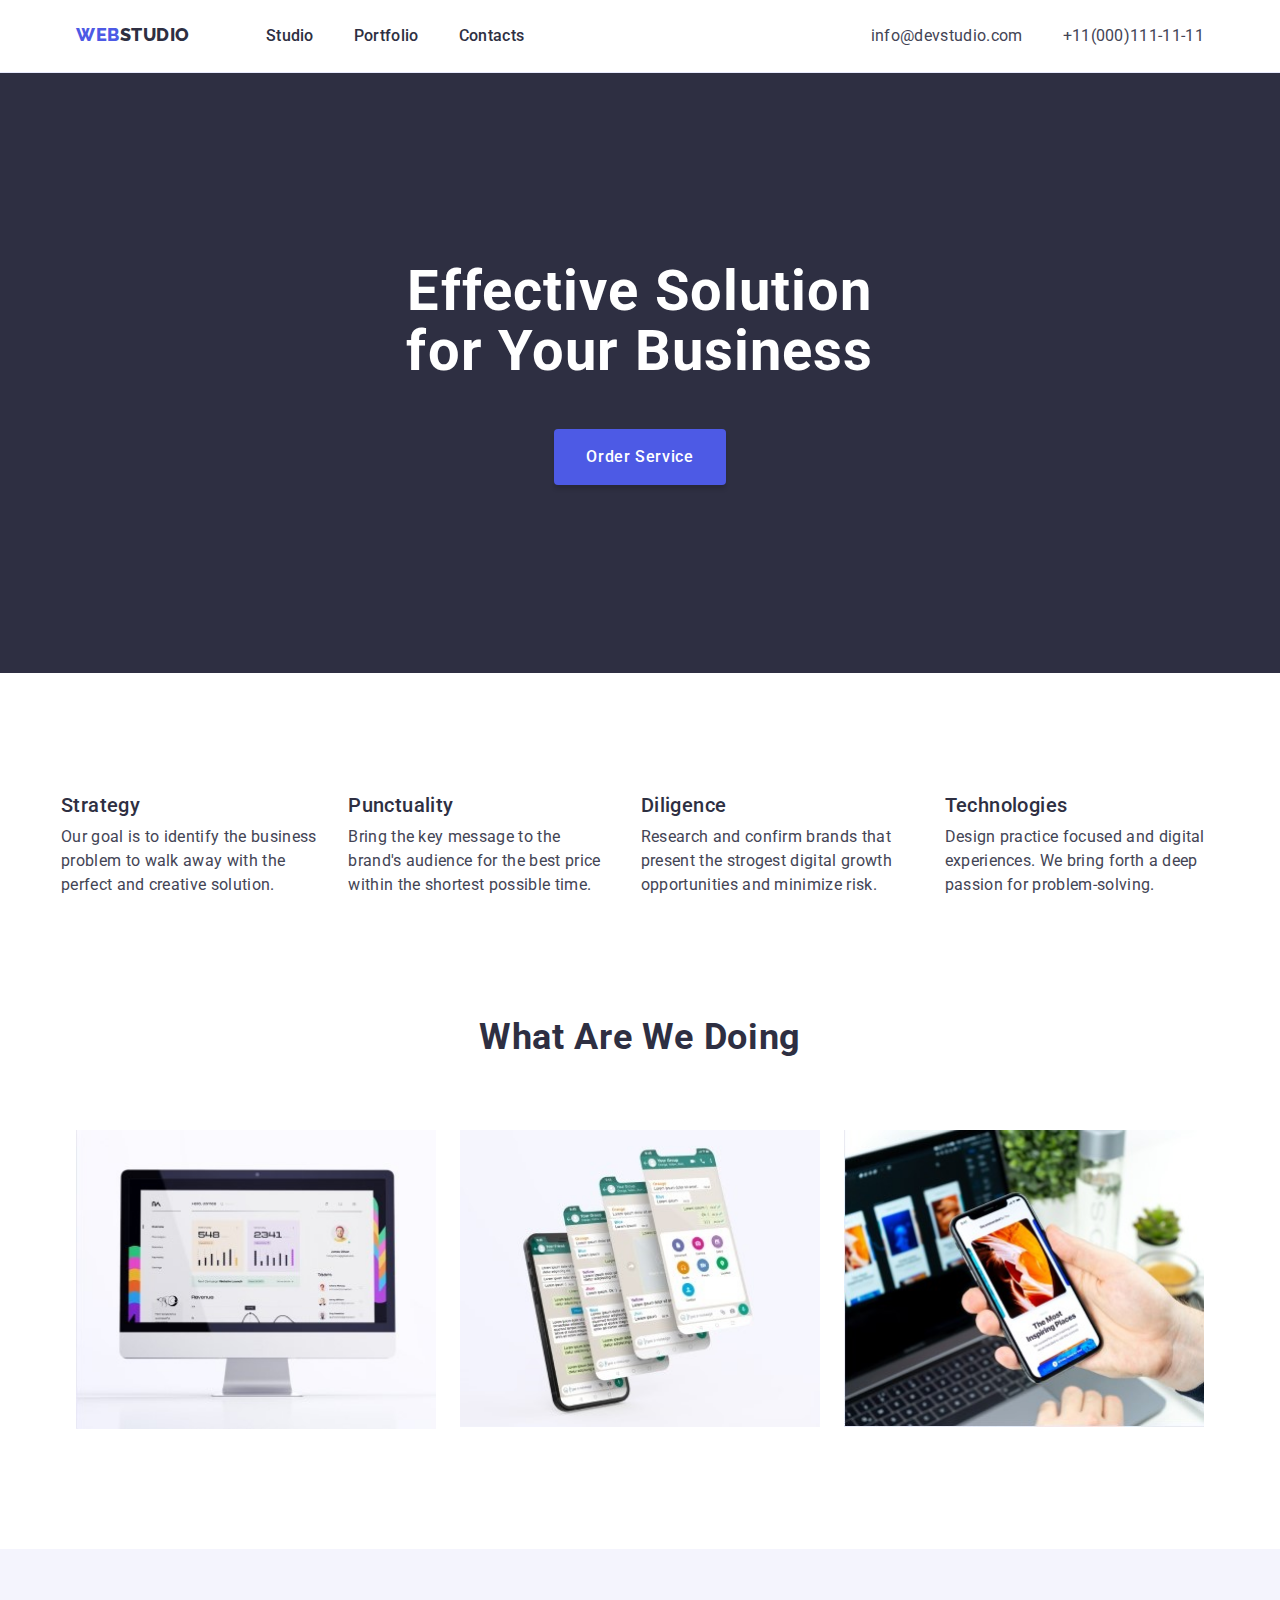
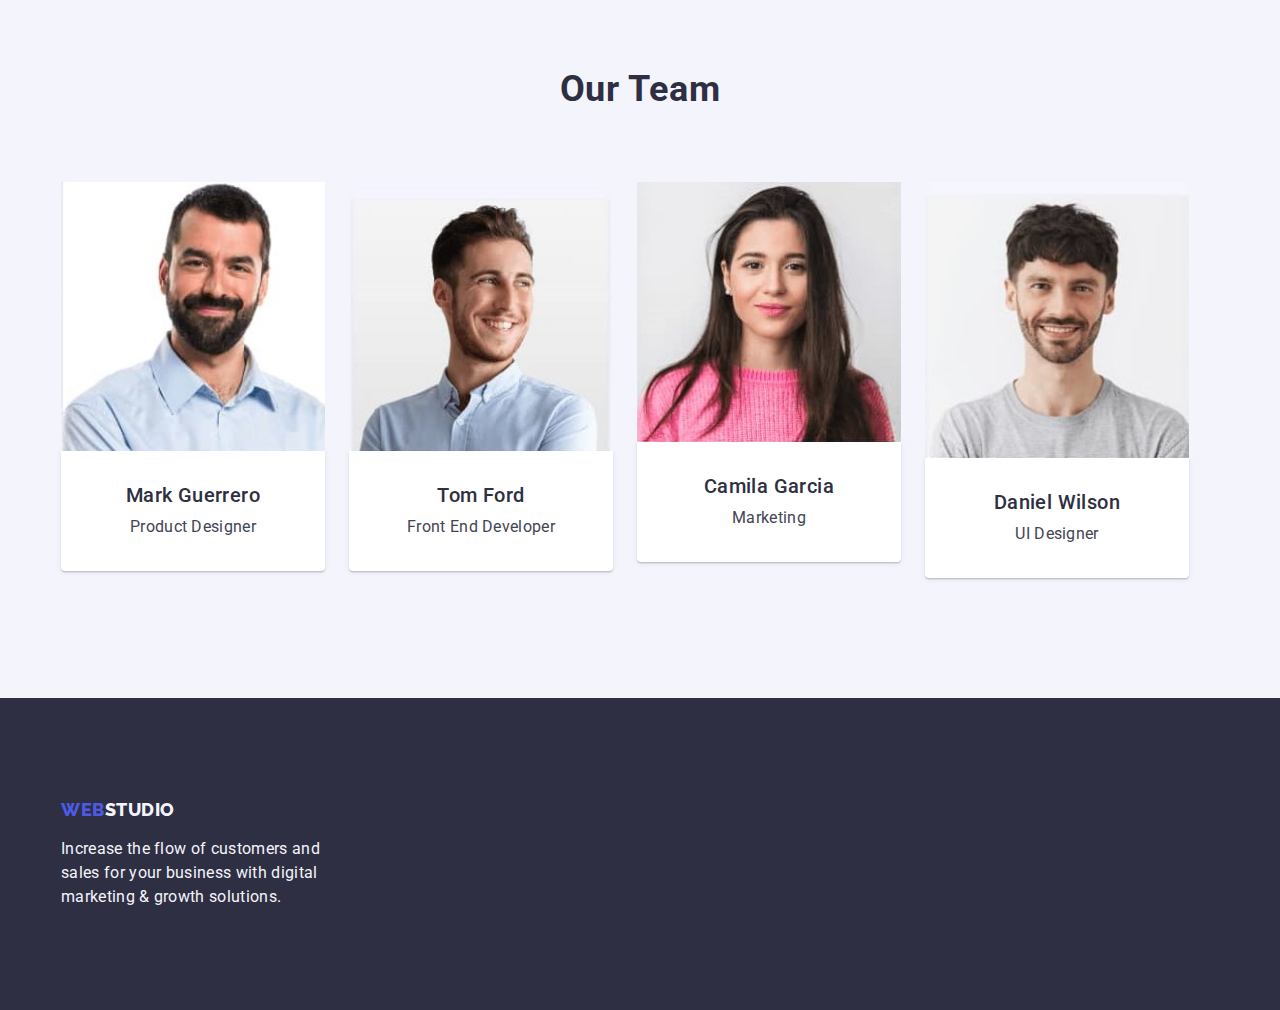
<file: index.html>
<!DOCTYPE html>
<html lang="en">

<head>
    <meta charset="UTF-8">
    <meta name="viewport" content="width=device-width, initial-scale=1.0">
    <title>Homework#3</title>
    <link rel="preconnect" href="https://fonts.googleapis.com">
    <link rel="preconnect" href="https://fonts.gstatic.com" crossorigin>
    <link
        href="https://fonts.googleapis.com/css2?family=Raleway:wght@800&family=Roboto:wght@400;500;700;900&display=swap"
        rel="stylesheet">
    <link rel="preconnect" href="https://fonts.googleapis.com">
    <link rel="preconnect" href="https://fonts.gstatic.com" crossorigin>
    <link
        href="https://fonts.googleapis.com/css2?family=Raleway:wght@800&family=Roboto:wght@400;500;700;900&display=swap"
        rel="stylesheet">
    <link rel="stylesheet" href="https://cdnjs.cloudflare.com/ajax/libs/modern-normalize/1.0.0/modern-normalize.min.css">
    <link rel="stylesheet" href="./css/styles.css">

</head>

<body>
    <!--Header Section-->
    <header class="header">
        <div class="container main-header-container">
            <nav class="nav-menu">
                    <a class="logo" href="/goit-markup-hw-03/index.html" target="_blank"><span class="colored">WEB</span><span
                     class="black">STUDIO</span></a>

                <ul class="nav-list">
                    <li class="nav-list-menu"><a class="nav-link" href="./index.html">Studio</a></li>
                    <li class="nav-list-menu"><a class="nav-link" href="/goit-markup-hw-03/portfolio.html">Portfolio</a></li>
                    <li class="nav-list-menu"><a class="nav-link" href="./index.html">Contacts</a></li>
            </ul>
        </nav>

    <!-- address section-->
        <address class="address">
            <ul class="address-list">
                <li class="adress-list-item"><a class="address-link" href="mailto:info@devstudio.com">info@devstudio.com</a></li>
                <li class="adress-list-item"><a class="address-link" href="tel:+11(000)111-11-11">+11(000)111-11-11</a></li>
            </ul>
        </address>
        </div>
    </header>

    <!--Main Section-->
    
    <main>
        <section class="hero">
            <div class="container section-hero-container">
                <h1 class="hero-heading">Effective Solution<br>for Your Business</h1>
                <button type="button" class="hero-button">Order Service</button>
            </div>
        </section>
        
        <section class="features">
            <div class="container section-features-container">
                <h2 hidden>features</h2>
            <ul class="features-list">
                <li><h3 class="features-title">Strategy</h3>
                    <p class="features-description">Our goal is to identify the business problem to walk away with the perfect and
                        creative solution.</p></li>
                <li><h3 class="features-title">Punctuality</h3>
                    <p class="features-description">Bring the key message to the brand's audience for the best price within the
                        shortest possible time.</p></li>
                <li><h3 class="features-title">Diligence</h3>
                    <p class="features-description">Research and confirm brands that present the strogest digital growth
                        opportunities and minimize risk.</p></li>
                <li><h3 class="features-title">Technologies</h3>
                    <p class="features-description">Design practice focused and digital experiences. We bring forth a deep passion
                        for problem-solving.</p></li>
            </ul>
            </div>
        </section>

        <section class="services">
            <div class="container section-services-container">
            <h2 class="services-title">What are we doing</h2>
            <ul class="services-list-menu">
                <li class="services-list-item"><img src="images/img1.jpg" width="360" alt="my computer"></li>
                <li class="services-list-item"><img src="images/img2.jpg" width="360" alt="my mobiles"></li>
                <li class="services-list-item"><img src="images/img3.jpg" width="360" alt="my mobile"></li>
            </ul>
            </div>
        </section>

        <section class="team">
            <div class="container section-team-container">
            <h2 class="team-title">Our Team</h2>
            <ul class="team-list-menu">
                <li class="team-list-item"><img src="images/img4.jpg" alt="Mark" width="264">
                    <div class="team-item-details">
                    <h3 class="team-name">Mark Guerrero</h3>
                    <p class="team-position">Product Designer</p>
                    </div>
                </li>
                <li class="team-list-item"><img src="images/img5.jpg" alt="Tom" width="264" >
                    <div class="team-item-details">
                    <h3 class="team-name">Tom Ford</h3>
                    <p class="team-position">Front End Developer</p></li>
                <li class="team-list-item"><img src="images/img6.jpg" alt="Camela" width="264">
                    <div class="team-item-details">
                    <h3 class="team-name">Camila Garcia</h3>
                    <p class="team-position">Marketing</p></li>
                <li class="team-list-item"><img src="images/img7.jpg" alt="Daniel" width="264">
                    <div class="team-item-details">
                    <h3 class="team-name">Daniel Wilson</h3>
                    <p class="team-position">UI Designer</p></li>
            </ul>
            </div>
        </section>
    </main>

    <!--Footer Section-->
    <footer class="footer">
        <div class="container footer-section-container">
        <a class="footer-logo" href="/goit-markup-hw-03/index.html" target="_blank"><span class="colored">WEB</span><span class="white">STUDIO</span></a>
        <p class="footer-description">Increase the flow of customers and<br>
            sales for your business with digital<br>
            marketing & growth solutions.</p>
        </div>
    </footer>
</body>

</html>
</file>
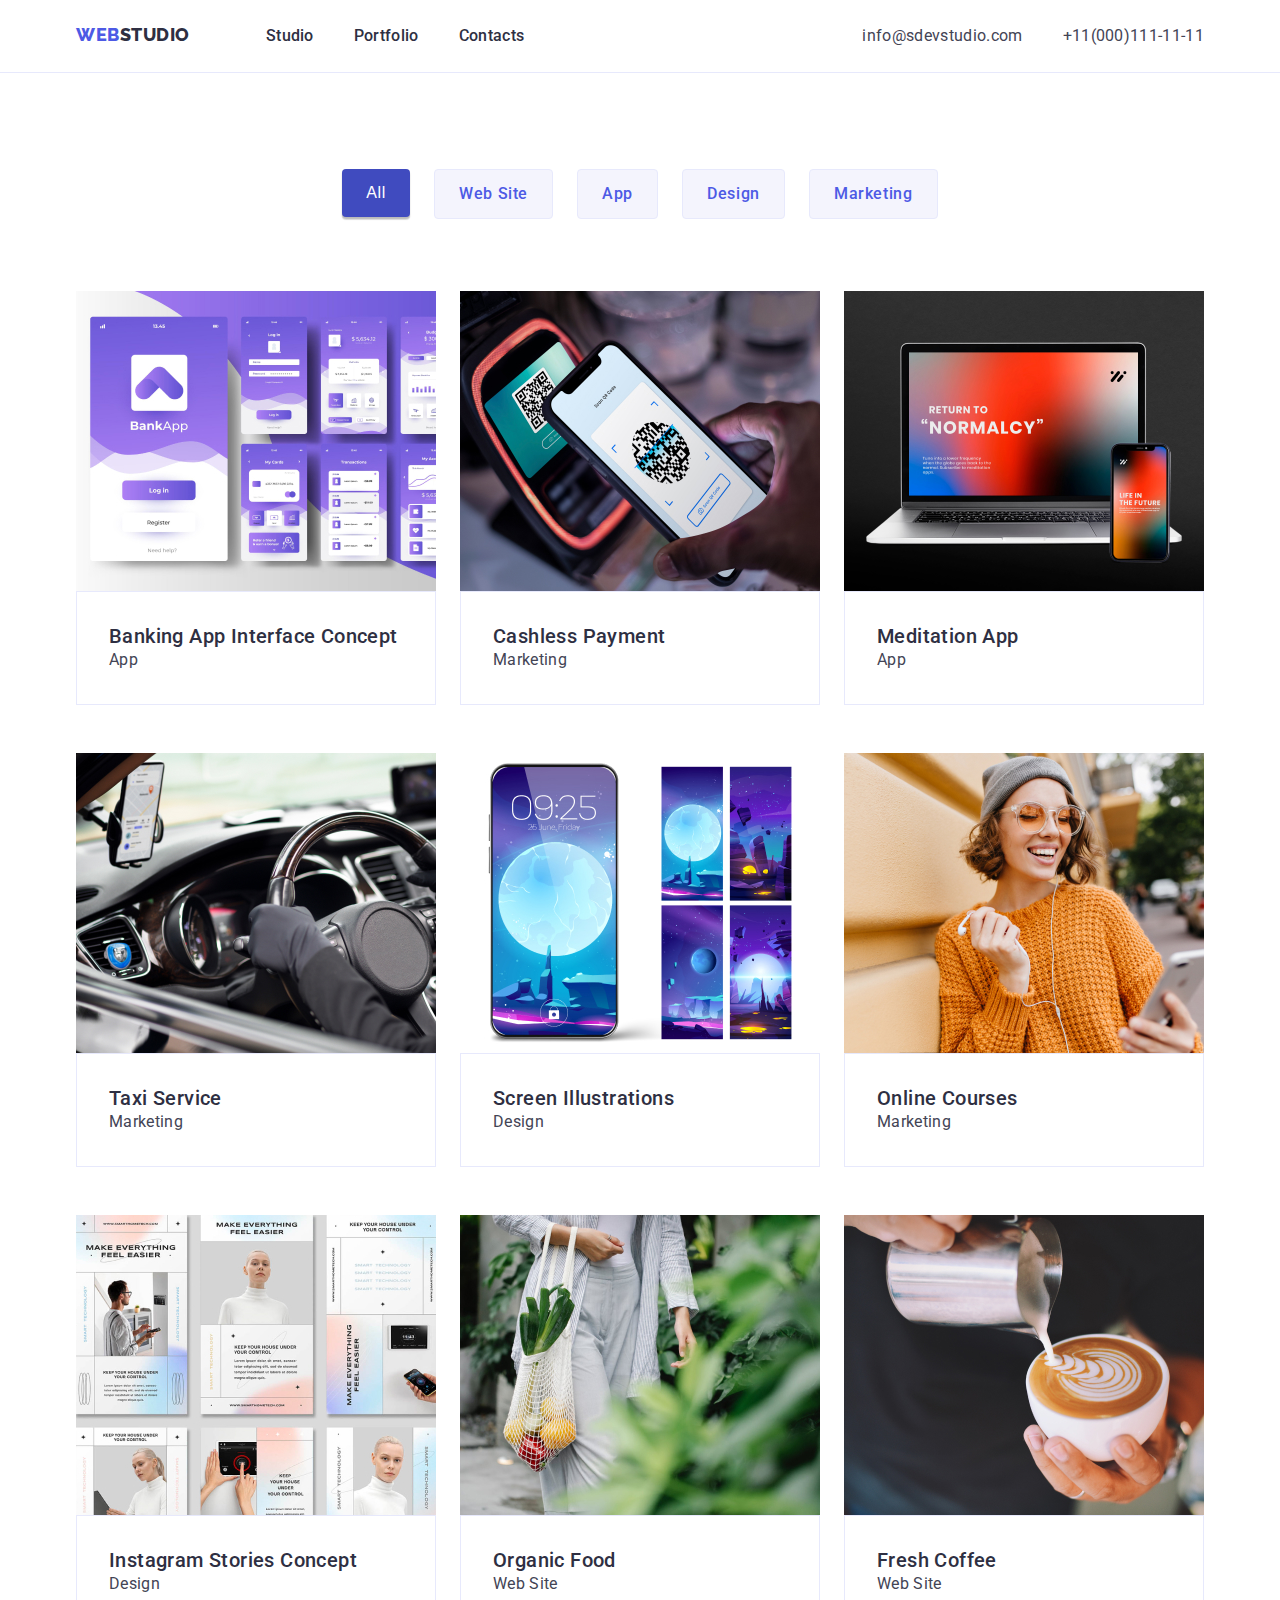
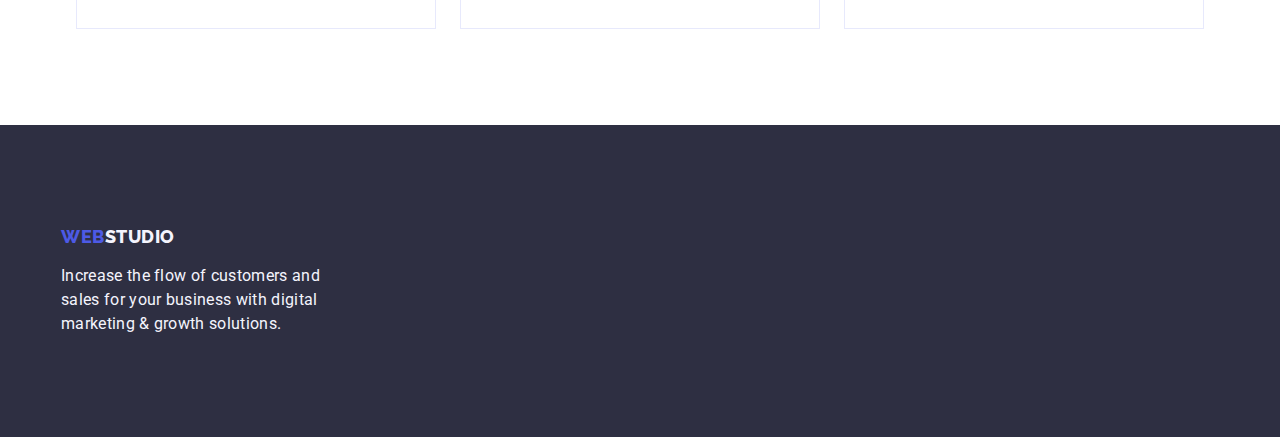
<file: portfolio.html>
<!DOCTYPE html>
<html lang="en">

<head>
    <meta charset="UTF-8">
    <meta name="viewport" content="width=device-width, initial-scale=1.0">
    <title>Homework#3</title>
    <link rel="preconnect" href="https://fonts.googleapis.com">
    <link rel="preconnect" href="https://fonts.gstatic.com" crossorigin>
    <link
        href="https://fonts.googleapis.com/css2?family=Raleway:wght@800&family=Roboto:wght@400;500;700;900&display=swap"
        rel="stylesheet">
    <link rel="preconnect" href="https://fonts.googleapis.com">
    <link rel="preconnect" href="https://fonts.gstatic.com" crossorigin>
    <link
        href="https://fonts.googleapis.com/css2?family=Raleway:wght@800&family=Roboto:wght@400;500;700;900&display=swap"
        rel="stylesheet">
    <link rel="stylesheet" href="./css/styles.css">
</head>

<body>
    <!--header section-->

    <header class="header">
        <div class="container main-header-container">
            <nav class="nav-menu">
            <a class="logo" href="/goit-markup-hw-03/portfolio.html" target="_blank"><span class="colored">WEB</span><span
                    class="black">STUDIO</span></a>

            <ul class="nav-list">
                <li><a class="nav-link" href="./portfolio.html">Studio</a></li>
                <li><a class="nav-link" href="./portfolio.html">Portfolio</a></li>
                <li><a class="nav-link" href="./portfolio.html">Contacts</a></li>
            </ul>
        </nav>

    <!--address section-->

        <address class="address">
            <ul class="address-list">
                <li><a class="address-link" href="mailto:info@devstudio.com">info@sdevstudio.com</a></li>
                <li><a class="address-link" href="tel:+11(000)111-11-11">+11(000)111-11-11</a></li>
            </ul>
        </address>
        </div>
    </header>

    <!--Link Button-->

    <main>
        <section class="section-portfolio">
            <div class=" container section-portfolio-container">
            <ul class="portfolio-button-list">
                <li class="portfolio-link"><button class="blue" type="button">All</button></li>
                <li class="portfolio-link"><button class="portfolio-button" type="button">Web Site</button></li>
                <li class="portfolio-link"><button class="portfolio-button" type="button">App</button></li>
                <li class="portfolio-link"><button class="portfolio-button" type="button">Design</button></li>
                <li class="portfolio-link"><button class="portfolio-button" type="button">Marketing</button></li>
            </ul>
            </div>
        </section>
        
        <!--images-->
        <section class="project-card1">
            <div class="container project-card1-container">
            <ul class="project-list-item">
                <li><img src="images/img8.jpg" width="360" alt="banking">
                    <div class="project-details">
                    <p class="project-title">Banking App Interface Concept<p>
                    <p class="project-description">App</p>
                    </div>
                </li>
                <li><img src="images/img9.jpg" width="360" alt="cashless">
                    <div class="project-details">
                    <p class="project-title">Cashless Payment
                    <p class="project-description">Marketing</p>
                    <div>
                </li>
                <li><img src="images/img10.jpg" width="360" alt="meditation">
                     <div class="project-details">
                    <p class="project-title">Meditation App</p>
                    <p class="project-description">App</p>
                </div>
            </li>

                <li class="project"><img src="images/img11.jpg" width="360" alt="taxi">
                    <div class="project-details">
                    <p class="project-title">Taxi Service</p>
                    <p class="project-description">Marketing</p>
                </div>
            </li>
                <li class="project"><img src="images/img12.jpg" width="360" alt="screen">
                    <div class="project-details">
                    <p class="project-title">Screen Illustrations</p>
                    <p class="project-description">Design</p>
                </div>
            </li>
                <li class="project"><img src="images/img13.jpg" width="360" alt="online">
                    <div class="project-details">
                    <p class="project-title">Online Courses</p>
                    <p class="project-description">Marketing</p>
                </div>
            </li>
                <li class="project"><img src="images/img14.jpg" width="360" alt="instagram">
                    <div class="project-details">
                    <p class="project-title">Instagram Stories Concept</p>
                    <p class="project-description">Design</p>
                </div>
            </li>
                <li class="project"><img src="images/img15.jpg" width="360" alt="organic">
                    <div class="project-details">
                    <p class="project-title">Organic Food</p>
                    <p class="project-description">Web Site</p>
                </div>
            </li>
                <li class="project"><img src="images/img16.jpg" width="360" alt="coffee">
                    <div class="project-details">
                    <p class="project-title">Fresh Coffee</p>
                    <p class="project-description">Web Site</p>
                    </div>
                </li>
            </ul>
        </section>
    </div>
    </main>

    <!--Footer Section-->
    <footer class="footer">
        <div class="container footer-section-container">
            <a class="footer-logo" href="/goit-markup-hw-03/index.html" target="_blank"><span
                    class="colored">WEB</span><span class="white">STUDIO</span></a>
            <p class="footer-description">Increase the flow of customers and<br>
                sales for your business with digital<br>
                marketing & growth solutions.</p>
        </div>
    </footer>
</body>

</html>
</file>
<file: css/styles.css>
* {
    margin: 0;
    padding: 0;
    box-sizing: border-box;
    
}

:root {
    --navy-blue: #2e2f42;
    --slate: #434455;
    --cloud: #f4f4fd;
    --iris: #4d5ae5;
    --orange: #e7791f;
    --ocean: #404bbf;
    --cornflower: #e7e9fc;
    --white: #fff;
    --blue: #0000ff;
}

body {
    font-family: 'Roboto', sans-serif;
}

img {
    display: block;
    max-width: 100%;
    height: auto;
}

h1,
h2,
h3,
h4,
h5,
h6,
p, 


ul {
    margin: 0;
    padding: 0;
}


ul {
    list-style-type: none;
}

a {
    text-decoration: none;
    color: inherit;
}
address {
    font-style: normal;
}
.container {
    width: 1158px;
    margin: 0 auto;
}

.header {
    border-bottom: 1px solid var(--cornflower);
    padding: 24px 0;
    background: var(--white);
}
.main-header-container {
    display: flex;
    padding: 0 15px;
    justify-content: space-between;
}

.nav-menu {
    display: inline-flex;
    column-gap: 76px;
}

.nav-list {
    display: inline-flex;
    column-gap: 40px;
}

.nav-link {
    color: var(--navy-blue);
    font-size: 16px;
    font-weight: 500;
    line-height: 24px;
    /* 150% */
    letter-spacing: 0.32px;
}


.nav-link:hover, .address-link:hover {
    color:var(--ocean);
}

.address-list {
    display: flex;
    column-gap: 40px;
    position: relative;
    margin-left: 332px;
}

.address-link {
    color: var(--slate);
    font-size: 16px;
    line-height: 24px;
    letter-spacing: 0.32px;
}  

.hero {
    background-color: var(--navy-blue);
    padding: 188px 0;
   
}

.hero-heading {
    font-size: 56px;
    line-height: 60px;
    letter-spacing: 1.12px;
    color: var(--white);
    display: block;
    text-align: center;
}

.hero-button {
    background-color: var(--iris);
    color: var(--white);
    outline: none;
    border: unset;
    padding: 16px 32px;
    display:block;
    margin: auto;
    margin-top: 48px;
    border-radius: 4px;
    box-shadow: 0px 4px 4px 0px rgba(0, 0, 0, 0.15);
    font-size: 16px;
    font-weight: 500;
    line-height: 24px;
    /* 150% */
    letter-spacing: 0.64px;
    cursor: pointer;   
    font-family: inherit;
}

.hero-button:hover {
    background-color: var(--ocean);
}


.features {
    padding: 120px 0px;
}
.features-list {
    display: flex;
    column-gap: 24px;
}
.features-title {
    margin-bottom: 8px;
}
.features-title, .team-name {
    color: var(--navy-blue);
    font-size: 20px;
    font-weight: 500;
    line-height: 24px;
    /* 120% */
    letter-spacing: 0.4px;
    margin-bottom: 8px;
}

.features-description, .team-position {
    color: var(--slate);
    font-size: 16px;
    line-height: 24px;
    /* 150% */
    letter-spacing: 0.32px;
}

.services {
    padding-bottom: 120px;
}
.services-title {
    margin-bottom: 73px;
}
.services-title, .team-title {
    color: var(--navy-blue);
    text-align: center;
    font-size: 36px;
    line-height: 40px;
    letter-spacing: 0.72px;
    text-transform: capitalize;
}

.services-list-menu {
    display: flex;
    column-gap: 24px;
    justify-content: center;
}

.team {
    background-color: var(--cloud);
    padding: 120px 0px;
}

.team-title {
    margin-bottom: 73px;
}   
.team-list-menu {
    display: flex;
    column-gap: 24px;
    text-align: center;

}
.team-item-details {
    padding: 32px 16px;
    border-radius: 0px 0px 4px 4px;
    background: var(--WHITE, #FFF);
    box-shadow: 0px 2px 1px 0px rgba(46, 47, 66, 0.08), 0px 1px 1px 0px rgba(46, 47, 66, 0.16), 0px 1px 6px 0px rgba(46, 47, 66, 0.08);
}

.footer-description {
    color: var(--cloud);
    font-size: 16px;
    line-height: 24px;
    /* 150% */
    letter-spacing: 0.32px;
}

.footer {
    background: var(--navy-blue);
    padding: 101px 0px;
}

.footer-description {
   margin-top: 17px;
   font-size: 16px;
   line-height: 24px;
   letter-spacing: 2%;

}

 /* --WEBSTUDIO L O G O------ */

.colored {
    color: var(--iris);
    font-family: Raleway;
    font-size: 18px;
    font-weight: 800;
    line-height: 21px;
    letter-spacing: 0.54px;
    text-transform: uppercase;
}

.black {
    color: var(--navy-blue);
    font-family: Raleway;
    font-size: 18px;
    font-weight: 800;
    line-height: 21px;
    letter-spacing: 0.54px;
    text-transform: uppercase;
}

.white {
    color: var(--cloud);
    font-family: Raleway;
    font-size: 18px;
    font-weight: 800;
    line-height: 21px;
    /* 116.667% */
    letter-spacing: 0.54px;
    text-transform: uppercase;
}


/*------- PORTFOLIO HTML-----*/

button {
    cursor: pointer;
}

.section-portfolio {
    padding: 96px 0 72px;
}
.portfolio-button-list {
    display: flex;
    column-gap: 24px;
    justify-content: center;
   
}

.portfolio-button {
    border-radius: 4px;
    border: 1px solid var(--cornflower);
    background: var(--cloud);
    padding: 12px 24px;
    justify-content: center;
    align-items: center;
    display: flex;
    text-align: center;
    color: var(--iris);
    text-align: center;
    font-size: 16px;
    font-weight: 500;
    line-height: 24px;
    letter-spacing: 0.64px;
    font-family: inherit;
}

.portfolio-button:hover {
    color: var(--white);
    background: var(--ocean);
    border: var(--ocean);
    box-shadow: 0px 2px 2px 0px rgba(0, 0, 0, 0.12), 0px 2px 1px 0px rgba(0, 0, 0, 0.08), 0px 3px 1px 0px rgba(0, 0, 0, 0.10);
}

.blue {
    border-radius: 4px;
    background: var(--ocean);
    box-shadow: 0px 2px 2px 0px rgba(0, 0, 0, 0.12), 0px 2px 1px 0px rgba(0, 0, 0, 0.08), 0px 3px 1px 0px rgba(0, 0, 0, 0.10);
    color: var(--white);
    text-align: center;
    align-items: center;
    display: flex;
    justify-content: center;
    padding: 12px 24px;
    outline: none;
    border: unset;
    font-size: 16px;
    font-weight: 500;
    line-height: 24px;
    letter-spacing: 0.64px;
    font-size: inherit;
}

.blue:hover{
    background: var(--iris);
    box-shadow: 0px 2px 2px 0px rgba(0, 0, 0, 0.12), 0px 2px 1px 0px rgba(0, 0, 0, 0.08), 0px 3px 1px 0px rgba(0, 0, 0, 0.10);
}

.project-card1 {
    padding-bottom: 96px;
}

.project-list-item {
    column-gap: 24px;
    display: flex;
    align-items: flex-start;
    flex-wrap: wrap;
    justify-content: center;

}

.project-title {
    color: var(--navy-blue);      
    font-size: 20px;
    font-weight: 500;
    letter-spacing: 0.4px;
    line-height: 24px;
}

.project-description {
    color: var(--slate); 
    font-size: 16px;
    letter-spacing: 0.32px;
    line-height: 24px;
}

.project-details {
    padding: 32px 32px;
    border: 1px solid var(--CORNFLOWER, #E7E9FC);
    background: var(--WHITE, #FFF);
}

.project {
    margin-top: 48px;
}
</file>
